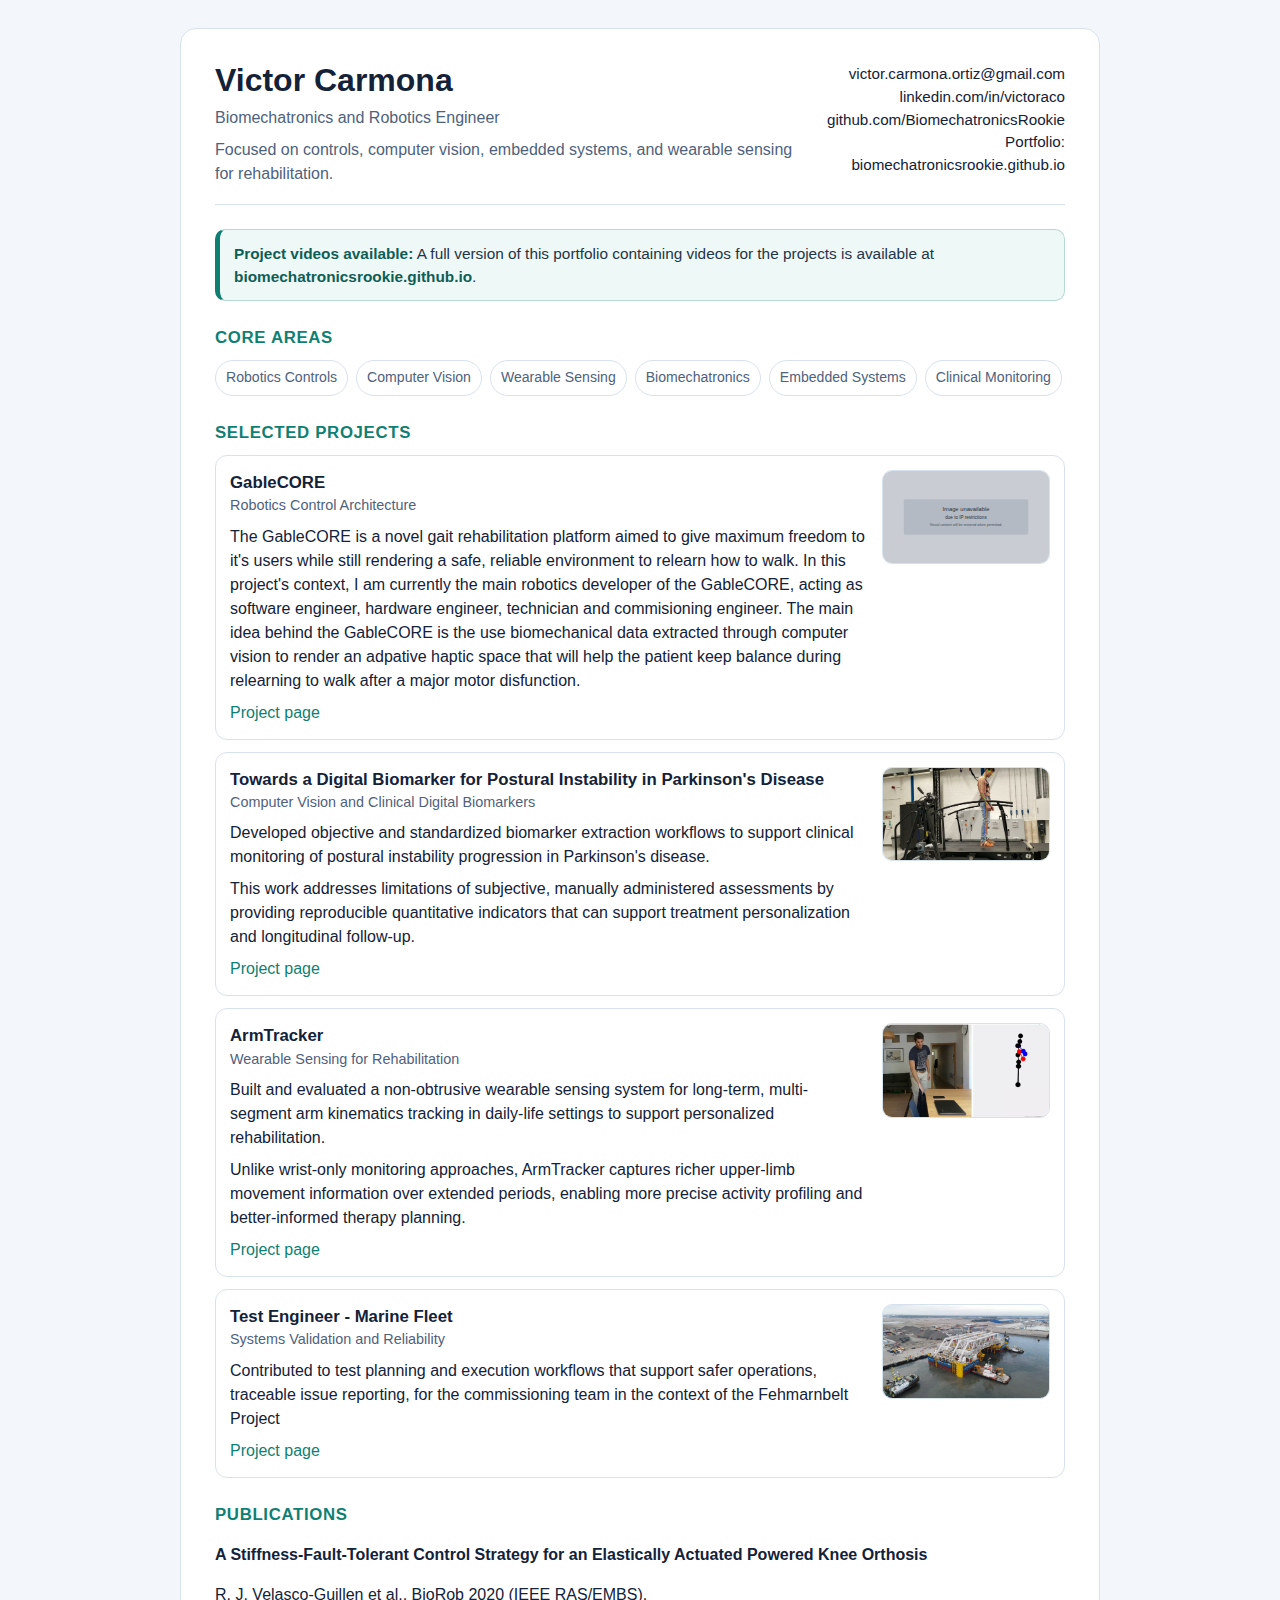
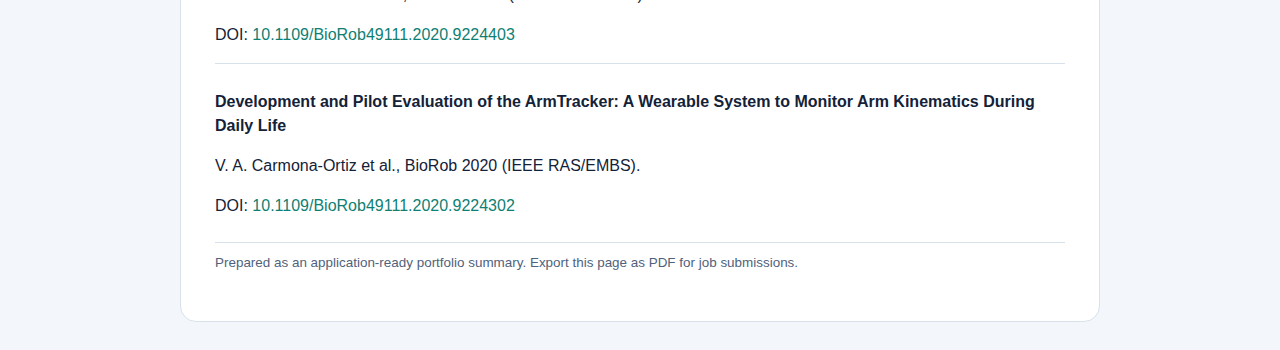
<file: application-portfolio.html>
<!DOCTYPE html>
<html lang="en">
<head>
    <meta charset="UTF-8">
    <meta name="viewport" content="width=device-width, initial-scale=1.0">
    <title>Victor Carmona | Portfolio for Applications</title>
    <style>
        :root {
            --ink: #132238;
            --muted: #4f627b;
            --line: #d8e2ed;
            --brand: #0f7f73;
            --surface: #ffffff;
            --bg: #f3f7fb;
        }

        * {
            box-sizing: border-box;
        }

        body {
            margin: 0;
            font-family: "Segoe UI", "Helvetica Neue", Arial, sans-serif;
            color: var(--ink);
            background: var(--bg);
            line-height: 1.5;
        }

        .page {
            max-width: 920px;
            margin: 28px auto;
            padding: 34px;
            background: var(--surface);
            border: 1px solid var(--line);
            border-radius: 16px;
        }

        .header {
            display: flex;
            justify-content: space-between;
            gap: 20px;
            border-bottom: 1px solid var(--line);
            padding-bottom: 18px;
            margin-bottom: 24px;
        }

        h1 {
            margin: 0;
            font-size: 2rem;
            line-height: 1.1;
        }

        .subtitle {
            margin: 8px 0 0;
            color: var(--muted);
            font-size: 1rem;
        }

        .contact {
            text-align: right;
            font-size: 0.95rem;
        }

        .contact a {
            color: var(--ink);
            text-decoration: none;
        }

        .contact a:hover {
            color: var(--brand);
            text-decoration: underline;
        }

        .section {
            margin-bottom: 24px;
        }

        .video-notice {
            margin: 0 0 24px;
            padding: 12px 14px;
            border: 1px solid #b8d8d2;
            border-left: 5px solid var(--brand);
            border-radius: 10px;
            background: #eef8f6;
            color: #1f3448;
            font-size: 0.96rem;
        }

        .video-notice strong {
            color: #0e5e56;
        }

        .video-notice a {
            color: #0e5e56;
            font-weight: 600;
            text-decoration: none;
        }

        .video-notice a:hover {
            text-decoration: underline;
        }

        .section h2 {
            margin: 0 0 10px;
            font-size: 1.05rem;
            letter-spacing: 0.04em;
            text-transform: uppercase;
            color: var(--brand);
        }

        .chips {
            display: flex;
            flex-wrap: wrap;
            gap: 8px;
        }

        .chip {
            display: inline-block;
            padding: 6px 10px;
            border: 1px solid var(--line);
            border-radius: 999px;
            color: var(--muted);
            font-size: 0.88rem;
        }

        .project-list {
            display: grid;
            gap: 12px;
        }

        .project {
            border: 1px solid var(--line);
            border-radius: 12px;
            padding: 14px;
            display: grid;
            grid-template-columns: 1fr 168px;
            gap: 14px;
            align-items: start;
        }

        .project h3 {
            margin: 0;
            font-size: 1.05rem;
        }

        .meta {
            margin: 4px 0 8px;
            color: var(--muted);
            font-size: 0.9rem;
        }

        .project p {
            margin: 0 0 8px;
        }

        .project-thumb {
            width: 100%;
            border: 1px solid var(--line);
            border-radius: 10px;
            background: #eef3f8;
            display: block;
            object-fit: cover;
            aspect-ratio: 16 / 9;
        }

        .project-thumb.vertical {
            aspect-ratio: 9 / 16;
            object-fit: contain;
            background: #0d1522;
        }

        .project a,
        .publication a {
            color: var(--brand);
            text-decoration: none;
        }

        .project a:hover,
        .publication a:hover {
            text-decoration: underline;
        }

        .publication {
            border-top: 1px solid var(--line);
            padding-top: 10px;
            margin-top: 10px;
        }

        .publication:first-of-type {
            border-top: 0;
            padding-top: 0;
            margin-top: 0;
        }

        .publication .title {
            font-weight: 600;
        }

        .footnote {
            margin-top: 22px;
            color: var(--muted);
            font-size: 0.84rem;
            border-top: 1px solid var(--line);
            padding-top: 10px;
        }

        @media (max-width: 760px) {
            .page {
                margin: 0;
                border-radius: 0;
                border-left: 0;
                border-right: 0;
                padding: 20px;
            }

            .header {
                flex-direction: column;
            }

            .contact {
                text-align: left;
            }

            .project {
                grid-template-columns: 1fr;
            }
        }

        @media print {
            @page {
                margin: 12mm;
                size: A4;
            }

            body {
                background: #fff;
            }

            .page {
                margin: 0;
                border: 0;
                border-radius: 0;
                padding: 0;
                max-width: none;
            }

            a {
                color: inherit;
            }

            .project {
                page-break-inside: avoid;
                break-inside: avoid;
            }

            .gablecore-thumb-print {
                width: 112px;
                justify-self: end;
            }
        }
    </style>
</head>
<body>
    <main class="page">
        <header class="header">
            <div>
                <h1>Victor Carmona</h1>
                <p class="subtitle">Biomechatronics and Robotics Engineer</p>
                <p class="subtitle">Focused on controls, computer vision, embedded systems, and wearable sensing for rehabilitation.</p>
            </div>
            <div class="contact">
                <div><a href="mailto:victor.carmona.ortiz@gmail.com">victor.carmona.ortiz@gmail.com</a></div>
                <div><a href="https://www.linkedin.com/in/victoraco/">linkedin.com/in/victoraco</a></div>
                <div><a href="https://github.com/BiomechatronicsRookie?tab=repositories">github.com/BiomechatronicsRookie</a></div>
                <div>Portfolio: biomechatronicsrookie.github.io</div>
            </div>
        </header>

        <p class="video-notice">
            <strong>Project videos available:</strong> A full version of this portfolio containing videos for the projects is available at
            <a href="https://biomechatronicsrookie.github.io/">biomechatronicsrookie.github.io</a>.
        </p>

        <section class="section">
            <h2>Core Areas</h2>
            <div class="chips">
                <span class="chip">Robotics Controls</span>
                <span class="chip">Computer Vision</span>
                <span class="chip">Wearable Sensing</span>
                <span class="chip">Biomechatronics</span>
                <span class="chip">Embedded Systems</span>
                <span class="chip">Clinical Monitoring</span>
            </div>
        </section>

        <section class="section">
            <h2>Selected Projects</h2>
            <div class="project-list">
                <article class="project">
                    <div>
                        <h3>GableCORE</h3>
                        <p class="meta">Robotics Control Architecture</p>
                        <p>The GableCORE is a novel gait rehabilitation platform aimed to give maximum freedom to it's users while still rendering a safe, reliable environment to relearn how to walk. In this project's context, I am currently the main robotics developer of the GableCORE, acting as software engineer, hardware engineer, technician and commisioning engineer. The main idea behind the GableCORE is the use biomechanical data extracted through computer vision to render an adpative haptic space that will help the patient keep balance during relearning to walk after a major motor disfunction.</p>
                        <a href="https://biomechatronicsrookie.github.io/gablecore.html">Project page</a>
                    </div>
                    <img class="project-thumb gablecore-thumb-print" src="./imgs/gablecore-ip-placeholder.svg" alt="Image unavailable due to IP restrictions">
                </article>

                <article class="project">
                    <div>
                        <h3>Towards a Digital Biomarker for Postural Instability in Parkinson's Disease</h3>
                        <p class="meta">Computer Vision and Clinical Digital Biomarkers</p>
                        <p>Developed objective and standardized biomarker extraction workflows to support clinical monitoring of postural instability progression in Parkinson's disease.</p>
                        <p>This work addresses limitations of subjective, manually administered assessments by providing reproducible quantitative indicators that can support treatment personalization and longitudinal follow-up.</p>
                        <a href="https://biomechatronicsrookie.github.io/cv-biomarker-extraction.html">Project page</a>
                    </div>
                    <img class="project-thumb" src="./imgs/cv-biomarkers-poster.jpg" alt="CV Biomarker Extraction video still">
                </article>

                <article class="project">
                    <div>
                        <h3>ArmTracker</h3>
                        <p class="meta">Wearable Sensing for Rehabilitation</p>
                        <p>Built and evaluated a non-obtrusive wearable sensing system for long-term, multi-segment arm kinematics tracking in daily-life settings to support personalized rehabilitation.</p>
                        <p>Unlike wrist-only monitoring approaches, ArmTracker captures richer upper-limb movement information over extended periods, enabling more precise activity profiling and better-informed therapy planning.</p>
                        <a href="https://biomechatronicsrookie.github.io/armtracker.html">Project page</a>
                    </div>
                    <img class="project-thumb" src="./imgs/armtracker-poster.jpg" alt="ArmTracker video still">
                </article>

                <article class="project">
                    <div>
                        <h3>Test Engineer - Marine Fleet</h3>
                        <p class="meta">Systems Validation and Reliability</p>
                        <p>Contributed to test planning and execution workflows that support safer operations, traceable issue reporting, for the commissioning team in the context of the Fehmarnbelt Project</p>
                        <a href="https://biomechatronicsrookie.github.io/test-engineer-marine-fleet.html">Project page</a>
                    </div>
                    <img class="project-thumb" src="./imgs/Pontoon.jpg" alt="Marine fleet image">
                </article>
            </div>
        </section>

        <section class="section">
            <h2>Publications</h2>
            <article class="publication">
                <p class="title">A Stiffness-Fault-Tolerant Control Strategy for an Elastically Actuated Powered Knee Orthosis</p>
                <p>R. J. Velasco-Guillen et al., BioRob 2020 (IEEE RAS/EMBS).</p>
                <p>DOI: <a href="https://doi.org/10.1109/BioRob49111.2020.9224403">10.1109/BioRob49111.2020.9224403</a></p>
            </article>
            <article class="publication">
                <p class="title">Development and Pilot Evaluation of the ArmTracker: A Wearable System to Monitor Arm Kinematics During Daily Life</p>
                <p>V. A. Carmona-Ortiz et al., BioRob 2020 (IEEE RAS/EMBS).</p>
                <p>DOI: <a href="https://doi.org/10.1109/BioRob49111.2020.9224302">10.1109/BioRob49111.2020.9224302</a></p>
            </article>
        </section>

        <p class="footnote">Prepared as an application-ready portfolio summary. Export this page as PDF for job submissions.</p>
    </main>
</body>
</html>
</file>
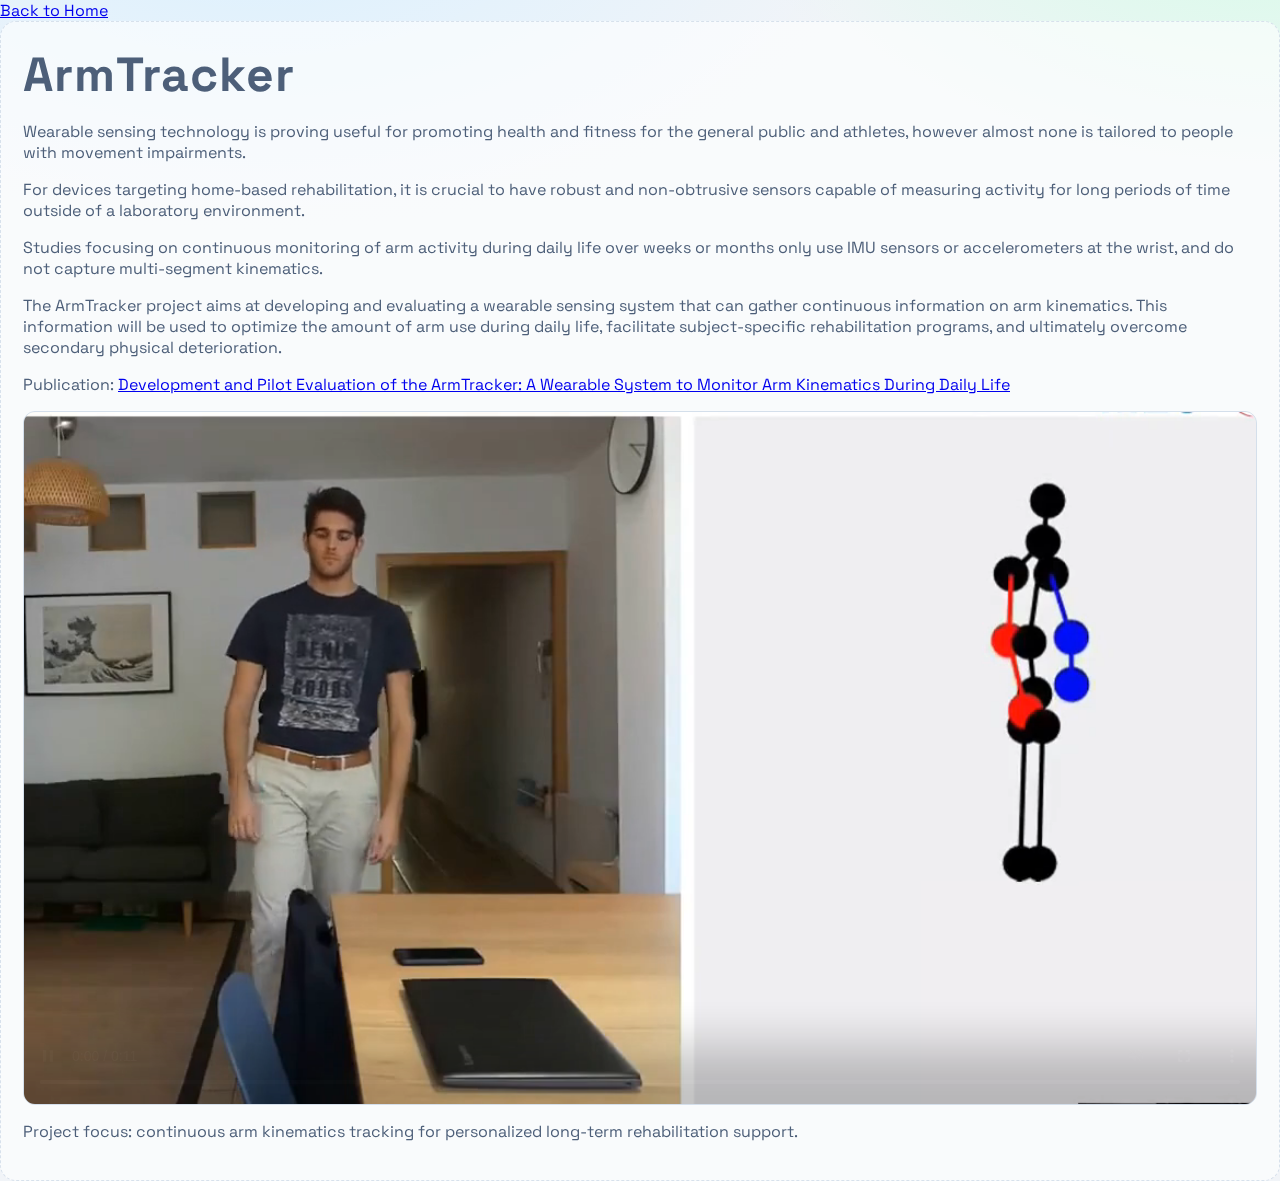
<file: armtracker.html>
<!DOCTYPE html>
<html>
<head>
    <meta charset="UTF-8">
    <meta name="viewport" content="width=device-width, initial-scale=1.0">
    <title>ArmTracker | Victor Carmona</title>
    <link rel="preconnect" href="https://fonts.googleapis.com">
    <link rel="preconnect" href="https://fonts.gstatic.com" crossorigin>
    <link href="https://fonts.googleapis.com/css2?family=Space+Grotesk:wght@400;500;700&display=swap" rel="stylesheet">
    <link rel="stylesheet" href="main-style.css">
</head>
<body class="project-page">
    <main class="project-main">
        <a class="back-home" href="./index.html">Back to Home</a>
        <article class="project-card project-detail-card">
            <h1>ArmTracker</h1>
            <p>Wearable sensing technology is proving useful for promoting health and fitness for the general public and athletes, however almost none is tailored to people with movement impairments.</p>
            <p>For devices targeting home-based rehabilitation, it is crucial to have robust and non-obtrusive sensors capable of measuring activity for long periods of time outside of a laboratory environment.</p>
            <p>Studies focusing on continuous monitoring of arm activity during daily life over weeks or months only use IMU sensors or accelerometers at the wrist, and do not capture multi-segment kinematics.</p>
            <p>The ArmTracker project aims at developing and evaluating a wearable sensing system that can gather continuous information on arm kinematics. This information will be used to optimize the amount of arm use during daily life, facilitate subject-specific rehabilitation programs, and ultimately overcome secondary physical deterioration.</p>
            <p class="project-note">Publication: <a href="https://doi.org/10.1109/BioRob49111.2020.9224302">Development and Pilot Evaluation of the ArmTracker: A Wearable System to Monitor Arm Kinematics During Daily Life</a></p>
            <video class="project-video project-detail-video" autoplay muted loop playsinline controls preload="metadata">
                <source src="./videos/armtracker-web.mp4" type="video/mp4">
            </video>
            <p class="project-note">Project focus: continuous arm kinematics tracking for personalized long-term rehabilitation support.</p>
        </article>
    </main>
    <script src="script.js"></script>
</body>
</html>
</file>
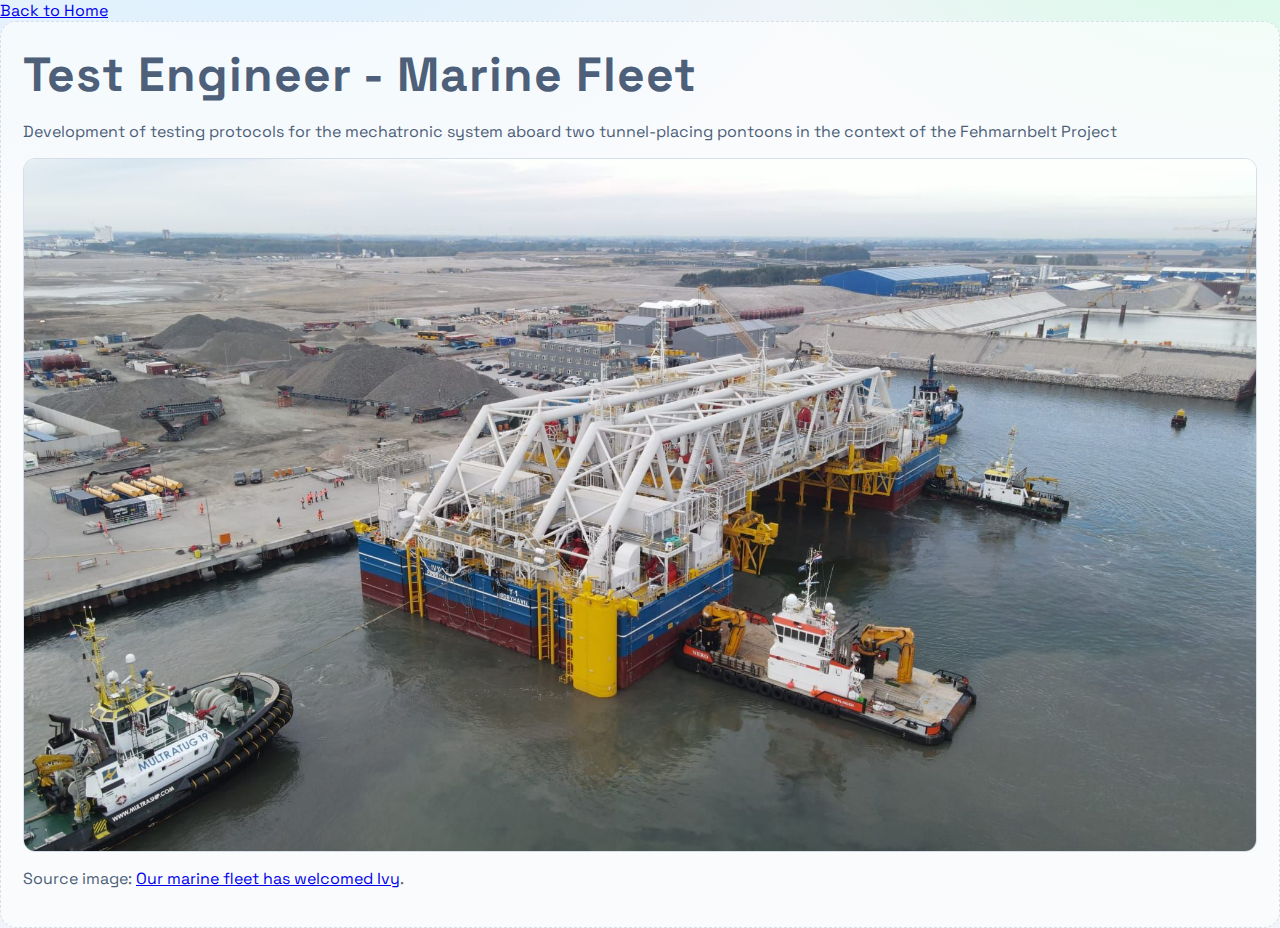
<file: test-engineer-marine-fleet.html>
<!DOCTYPE html>
<html>
<head>
    <meta charset="UTF-8">
    <meta name="viewport" content="width=device-width, initial-scale=1.0">
    <title>Test Engineer - Marine Fleet | Victor Carmona</title>
    <link rel="preconnect" href="https://fonts.googleapis.com">
    <link rel="preconnect" href="https://fonts.gstatic.com" crossorigin>
    <link href="https://fonts.googleapis.com/css2?family=Space+Grotesk:wght@400;500;700&display=swap" rel="stylesheet">
    <link rel="stylesheet" href="main-style.css">
</head>
<body class="project-page">
    <main class="project-main">
        <a class="back-home" href="./index.html">Back to Home</a>
        <article class="project-card project-detail-card">
            <h1>Test Engineer - Marine Fleet</h1>
            <p>Development of testing protocols for the mechatronic system aboard two tunnel-placing pontoons in the context of the Fehmarnbelt Project </p>
            <img class="project-video project-detail-video" loading="lazy" src="./imgs/Pontoon.jpg" alt="Marine fleet vessel pontoon">
            <p class="project-note">Source image: <a href="https://femernlinkcontractors.com/our-marine-fleet-has-welcomed-ivy/">Our marine fleet has welcomed Ivy</a>.</p>
        </article>
    </main>
</body>
</html>
</file>
<file: main-style.css>
:root {
    --bg: #f1f4f8;
    --surface: #ffffffcc;
    --text: #152335;
    --muted: #4d5f79;
    --line: #d7e1ec;
    --accent: #0f7f73;
}

* {
    box-sizing: border-box;
}

body {
    font-family: "Space Grotesk", "Segoe UI", sans-serif;
    margin: 0;
    color: var(--text);
    background:
        radial-gradient(900px 500px at 20% -10%, #d9f0ff, transparent 70%),
        radial-gradient(900px 500px at 100% -10%, #d4fce6, transparent 60%),
        var(--bg);
}

header {
    padding: 64px 24px 34px;
    text-align: center;
}

h1 {
    margin: 0;
    font-size: clamp(2rem, 4vw, 3rem);
    letter-spacing: 0.02em;
}

.hero-copy {
    max-width: 700px;
    margin: 14px auto 22px;
    color: var(--muted);
    font-size: 1.05rem;
}

.socials {
    display: flex;
    justify-content: center;
    gap: 14px;
}

.socials a {
    width: 44px;
    height: 44px;
    border-radius: 12px;
    display: grid;
    place-items: center;
    background: #0f1726;
    border: 1px solid #2a3345;
    transition: transform 0.2s ease, background-color 0.2s ease;
}

.socials a:hover {
    transform: translateY(-2px);
    background: #1d2940;
}

.projects,
.softwares,
.publications {
    padding: 14px 20px;
    max-width: 1020px;
    margin: 0 auto;
}

h2 {
    margin: 12px 0 18px;
    font-size: 1.35rem;
}

.project-grid {
    display: grid;
    grid-template-columns: repeat(auto-fit, minmax(280px, 1fr));
    gap: 16px;
}

.expand-card {
    background: var(--surface);
    border: 1px solid var(--line);
    backdrop-filter: blur(8px);
    border-radius: 16px;
    box-shadow: 0 10px 28px rgba(21, 35, 53, 0.08);
    padding: 14px;
    min-height: 330px;
    transition: transform 0.25s ease, box-shadow 0.25s ease;
    display: flex;
    flex-direction: column;
    position: relative;
    z-index: 1;
    transform-origin: center top;
}

.expand-card:hover,
.expand-card:focus-within {
    transform: translateY(-4px) scale(1.7);
    box-shadow: 0 14px 34px rgba(21, 35, 53, 0.14);
    z-index: 40;
}

.expand-card h3 {
    margin: 0 0 8px;
}

.expand-card p {
    margin: 0;
    color: var(--muted);
    line-height: 1.45;
}

.project-video {
    width: 100%;
    aspect-ratio: 16 / 9;
    object-fit: cover;
    display: block;
    margin-top: 16px;
    border-radius: 12px;
    border: 1px solid #d4dfeb;
    background: #dce5ef;
}

.project-video-embed {
    border: 1px solid #d4dfeb;
}

.simple-card-overflow {
    background: var(--surface);
    border: 1px solid var(--line);
    padding: 14px;
    margin: 10px 0;
    max-width: 1000px;
    border-radius: 16px;
    display: flex;
    overflow-x: hidden;
    mask-image: linear-gradient(to right, transparent, black 8%, black 92%, transparent);
}

.software-ball-group {
    margin: 0;
    display: flex;
    flex-direction: row;
    flex: 0 0 auto;
}

.long-card {
    display: flex;
    width: max-content;
    flex-direction: row;
    justify-content: center;
    align-items: center;
    will-change: transform;
    animation: scrolling var(--marquee-duration, 16s) linear infinite;
}

.long-card:hover {
    animation-play-state: paused;
}

@keyframes scrolling {
    0% {
        transform: translateX(0);
    }
    100% {
        transform: translateX(calc(-1 * var(--marquee-shift, 0px)));
    }
}

.software-ball {
    width: 96px;
    height: 96px;
    display: inline-block;
    margin: 6px 10px;
    border-radius: 50%;
    background: var(--surface);
    border: 0;
    background-image: var(--bg-url);
    background-size: 62%;
    background-position: center;
    background-repeat: no-repeat;
}

.project-card {
    border-radius: 16px;
    border: 1px dashed var(--line);
    padding: 22px;
    background: #ffffff99;
    color: var(--muted);
}

.pub-list {
    display: grid;
    gap: 14px;
}

.pub-card {
    border-style: solid;
    background: var(--surface);
}

.pub-title {
    margin: 0 0 8px;
    color: var(--text);
    font-weight: 700;
    line-height: 1.35;
}

.pub-authors,
.pub-venue,
.pub-doi,
.pub-keywords {
    margin: 0 0 8px;
    line-height: 1.5;
}

.pub-keywords {
    margin-bottom: 0;
}

.pub-doi a {
    color: var(--accent);
    text-decoration: none;
}

.pub-doi a:hover {
    text-decoration: underline;
}

footer {
    text-align: center;
    padding: 22px;
    font-size: 0.9rem;
    color: #627389;
}

@media (max-width: 640px) {
    header {
        padding-top: 48px;
    }

    .projects,
    .softwares,
    .publications {
        padding-left: 14px;
        padding-right: 14px;
    }

    .expand-card {
        min-height: 0;
    }

    .expand-card:hover,
    .expand-card:focus-within {
        transform: translateY(-2px) scale(1);
        z-index: 1;
    }
}

@media (prefers-reduced-motion: reduce) {
    .long-card {
        animation: none;
    }
}
</file>
